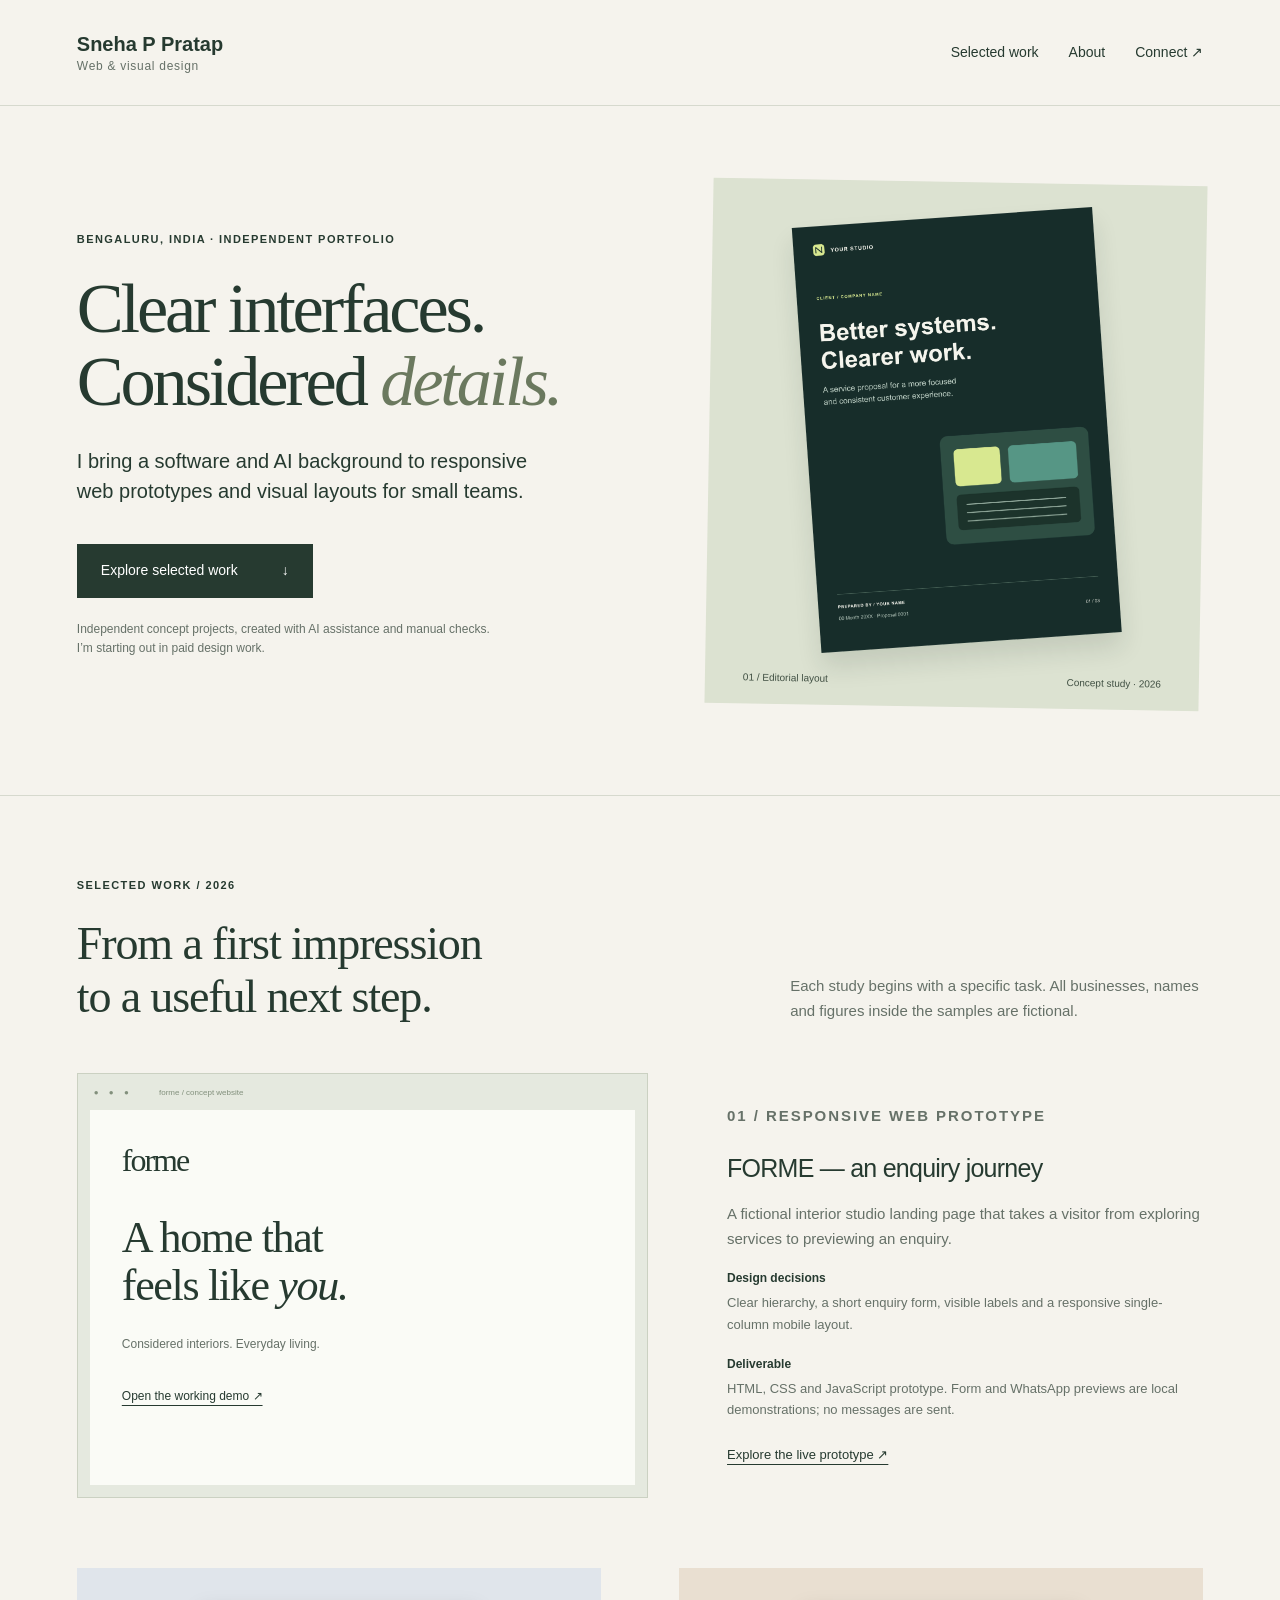
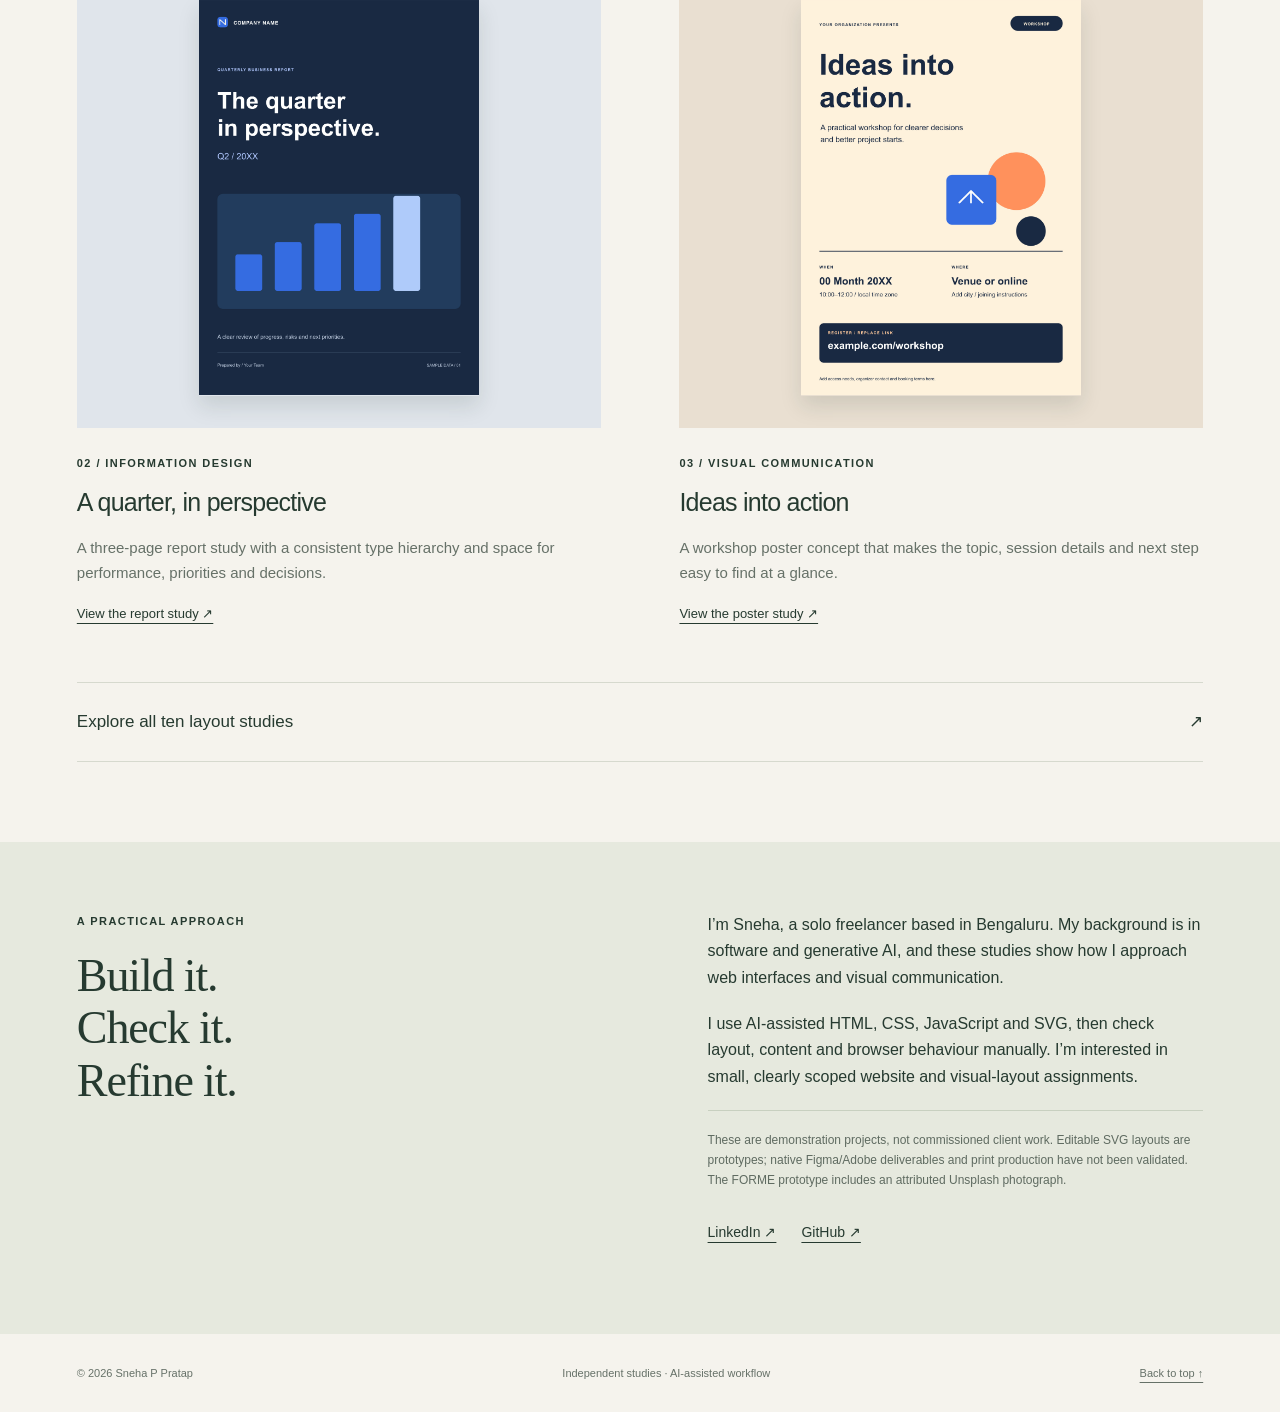
<file: index.html>
<!doctype html>
<html lang="en"><head><meta charset="utf-8"><meta name="viewport" content="width=device-width,initial-scale=1"><title>Sneha P Pratap | Web & visual design studies</title><meta name="description" content="Independent, AI-assisted web and visual design studies by Sneha P Pratap, Bengaluru."><link rel="stylesheet" href="style.css"><link rel="icon" href="data:image/svg+xml,%3Csvg xmlns='http://www.w3.org/2000/svg' viewBox='0 0 32 32'%3E%3Crect width='32' height='32' rx='8' fill='%232b3d34'/%3E%3Ctext x='8' y='24' fill='white' font-size='24' font-family='serif'%3ES%3C/text%3E%3C/svg%3E"></head><body>
<a class="skip" href="#work">Skip to selected work</a><header><a class="brand" href="#">Sneha P Pratap<span>Web & visual design</span></a><nav aria-label="Main"><a href="#work">Selected work</a><a href="#about">About</a><a href="https://www.linkedin.com/in/sneha-prem-pratap/">Connect ↗</a></nav></header>
<main><section class="hero"><div><p class="eyebrow">Bengaluru, India · Independent portfolio</p><h1>Clear interfaces.<br>Considered <em>details.</em></h1><p class="intro">I bring a software and AI background to responsive web prototypes and visual layouts for small teams.</p><a class="button" href="#work">Explore selected work <span>↓</span></a><p class="disclosure">Independent concept projects, created with AI assistance and manual checks. I’m starting out in paid design work.</p></div><div class="hero-art"><img src="design-studies/images/tpl-004-01-cover.jpg" alt="Studio service proposal cover: better systems, clearer work"><div class="caption"><span>01 / Editorial layout</span><span>Concept study · 2026</span></div></div></section>
<section id="work" class="work"><div class="section-heading"><p class="eyebrow">Selected work / 2026</p><h2>From a first impression<br>to a useful next step.</h2><p>Each study begins with a specific task. All businesses, names and figures inside the samples are fictional.</p></div>
<article class="featured"><div class="web-preview"><span class="browser-line">● ● ● <span>forme / concept website</span></span><div class="mini-site"><p>forme</p><h3>A home that<br>feels like <em>you.</em></h3><span>Considered interiors. Everyday living.</span><a href="forme/">Open the working demo ↗</a></div></div><div class="project-copy"><p class="eyebrow">01 / Responsive web prototype</p><h3>FORME — an enquiry journey</h3><p>A fictional interior studio landing page that takes a visitor from exploring services to previewing an enquiry.</p><dl><dt>Design decisions</dt><dd>Clear hierarchy, a short enquiry form, visible labels and a responsive single-column mobile layout.</dd><dt>Deliverable</dt><dd>HTML, CSS and JavaScript prototype. Form and WhatsApp previews are local demonstrations; no messages are sent.</dd></dl><a class="text-link" href="forme/">Explore the live prototype ↗</a></div></article>
<div class="project-grid"><article><a class="image-well blue" href="design-studies/#TPL-008"><img loading="lazy" src="design-studies/images/tpl-008-01-cover.jpg" alt="Quarterly report cover with a blue bar-chart illustration"></a><p class="eyebrow">02 / Information design</p><h3>A quarter, in perspective</h3><p>A three-page report study with a consistent type hierarchy and space for performance, priorities and decisions.</p><a class="text-link" href="design-studies/#TPL-008">View the report study ↗</a></article><article><a class="image-well warm" href="design-studies/#TPL-009"><img loading="lazy" src="design-studies/images/tpl-009-poster.jpg" alt="Ideas-to-action workshop poster layout"></a><p class="eyebrow">03 / Visual communication</p><h3>Ideas into action</h3><p>A workshop poster concept that makes the topic, session details and next step easy to find at a glance.</p><a class="text-link" href="design-studies/#TPL-009">View the poster study ↗</a></article></div>
<a class="collection-link" href="design-studies/">Explore all ten layout studies <span>↗</span></a></section>
<section class="about" id="about"><div><p class="eyebrow">A practical approach</p><h2>Build it.<br>Check it.<br>Refine it.</h2></div><div><p>I’m Sneha, a solo freelancer based in Bengaluru. My background is in software and generative AI, and these studies show how I approach web interfaces and visual communication.</p><p>I use AI-assisted HTML, CSS, JavaScript and SVG, then check layout, content and browser behaviour manually. I’m interested in small, clearly scoped website and visual-layout assignments.</p><p class="note">These are demonstration projects, not commissioned client work. Editable SVG layouts are prototypes; native Figma/Adobe deliverables and print production have not been validated. The FORME prototype includes an attributed Unsplash photograph.</p><div class="contact"><a href="https://www.linkedin.com/in/sneha-prem-pratap/">LinkedIn ↗</a><a href="https://github.com/snehaapratap">GitHub ↗</a></div></div></section></main><footer><span>© 2026 Sneha P Pratap</span><span>Independent studies · AI-assisted workflow</span><a href="#">Back to top ↑</a></footer></body></html>
</file>
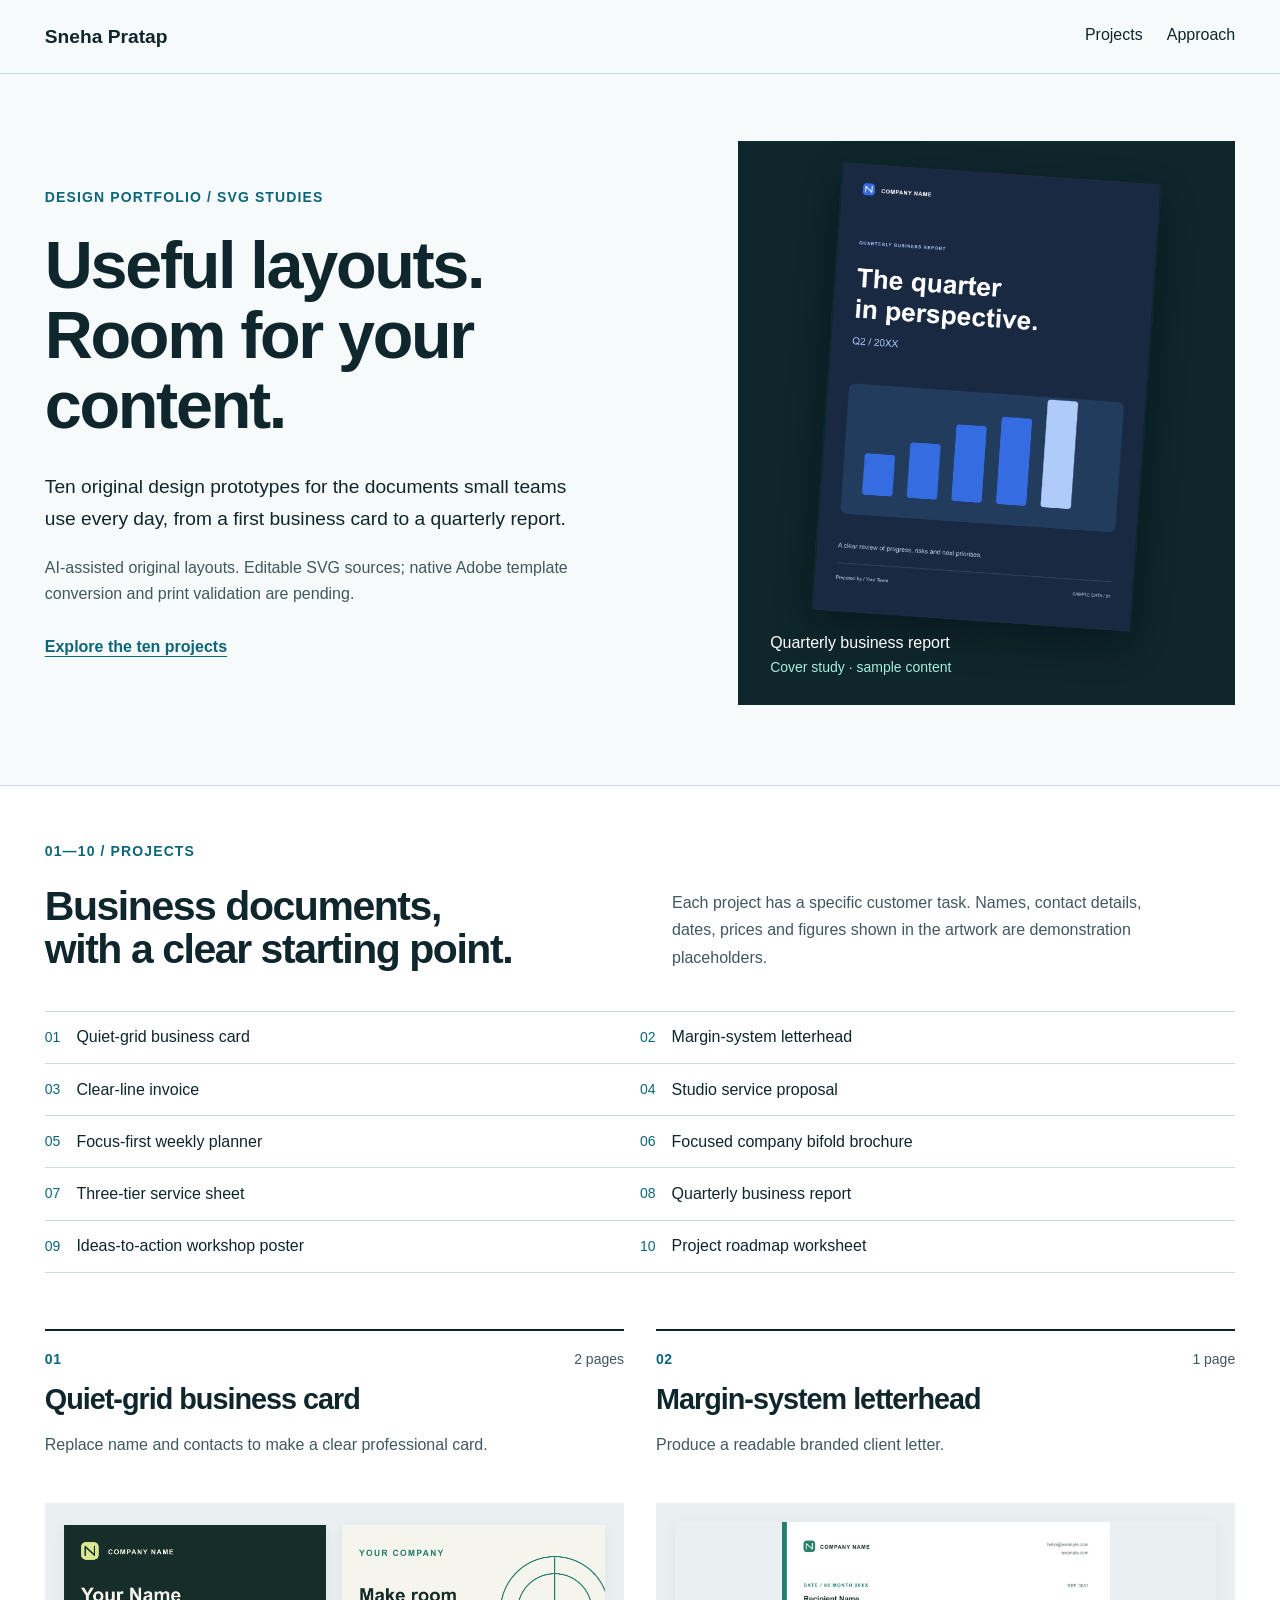
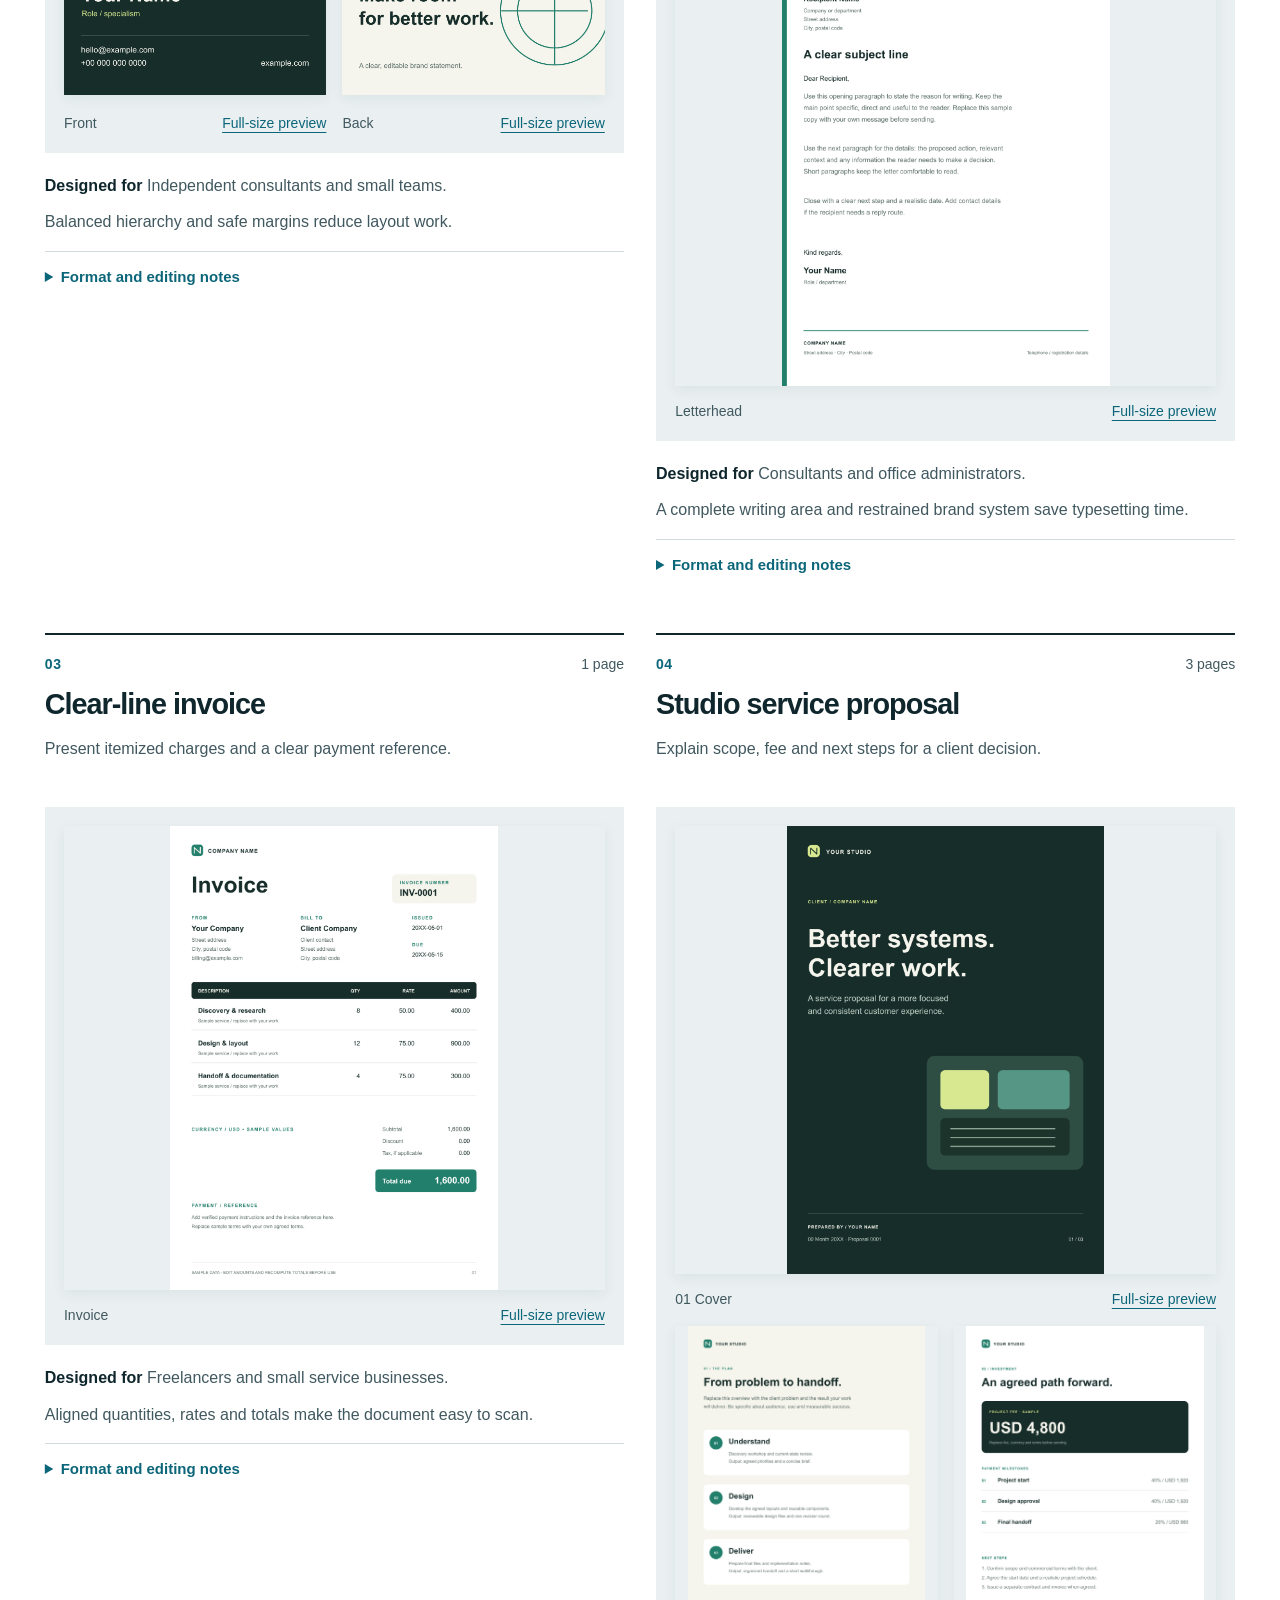
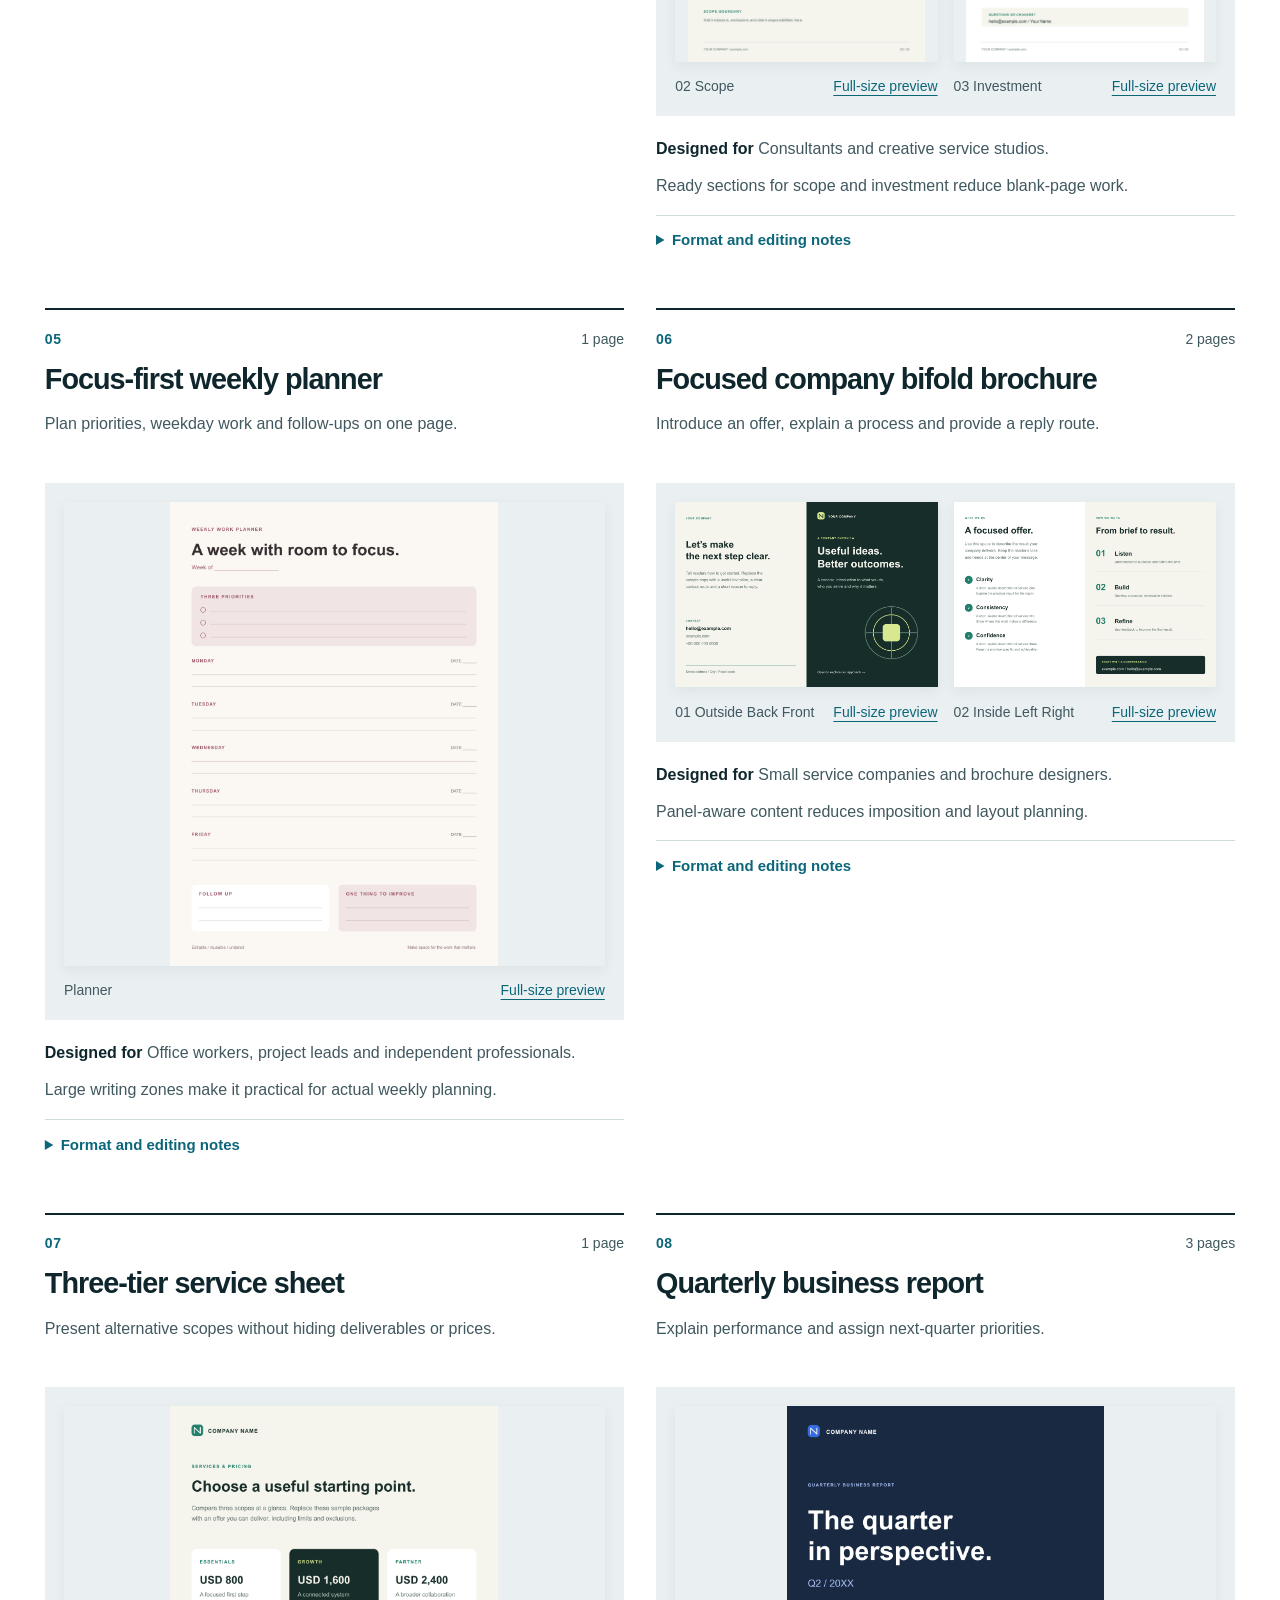
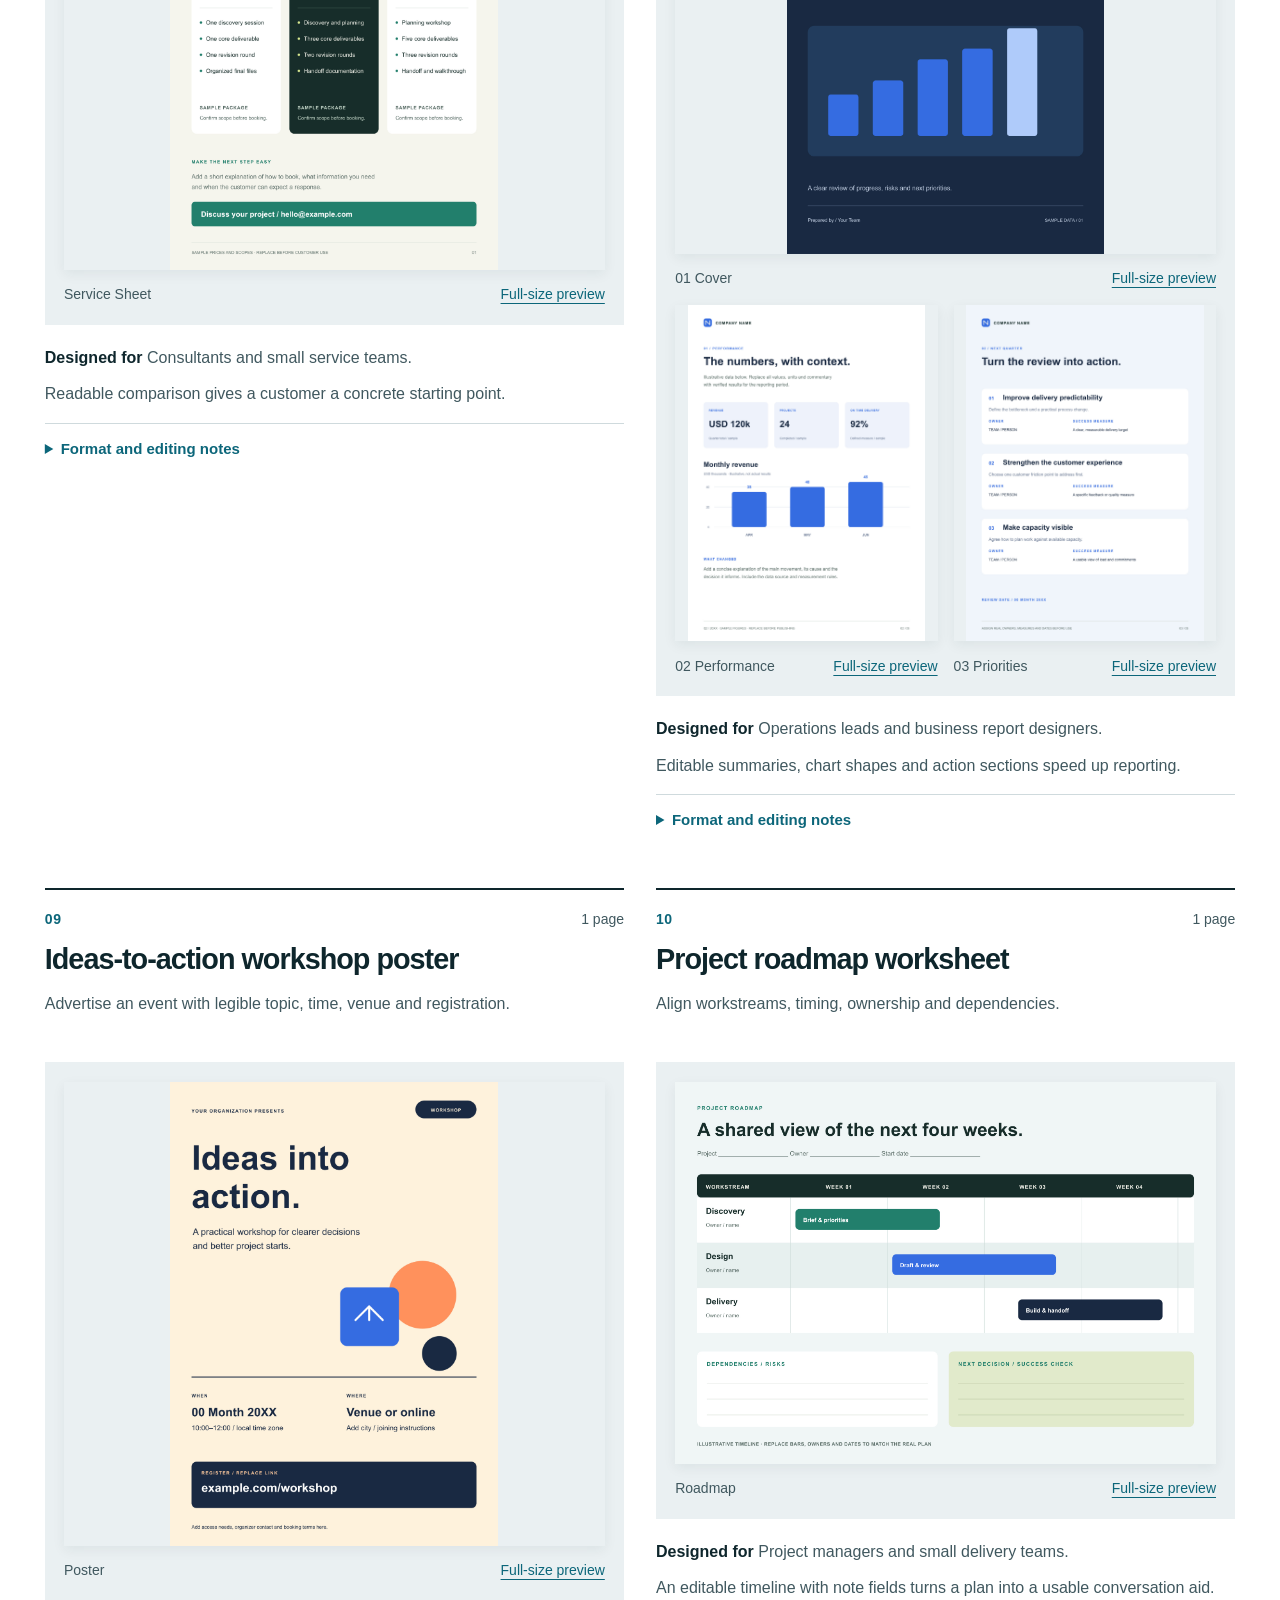
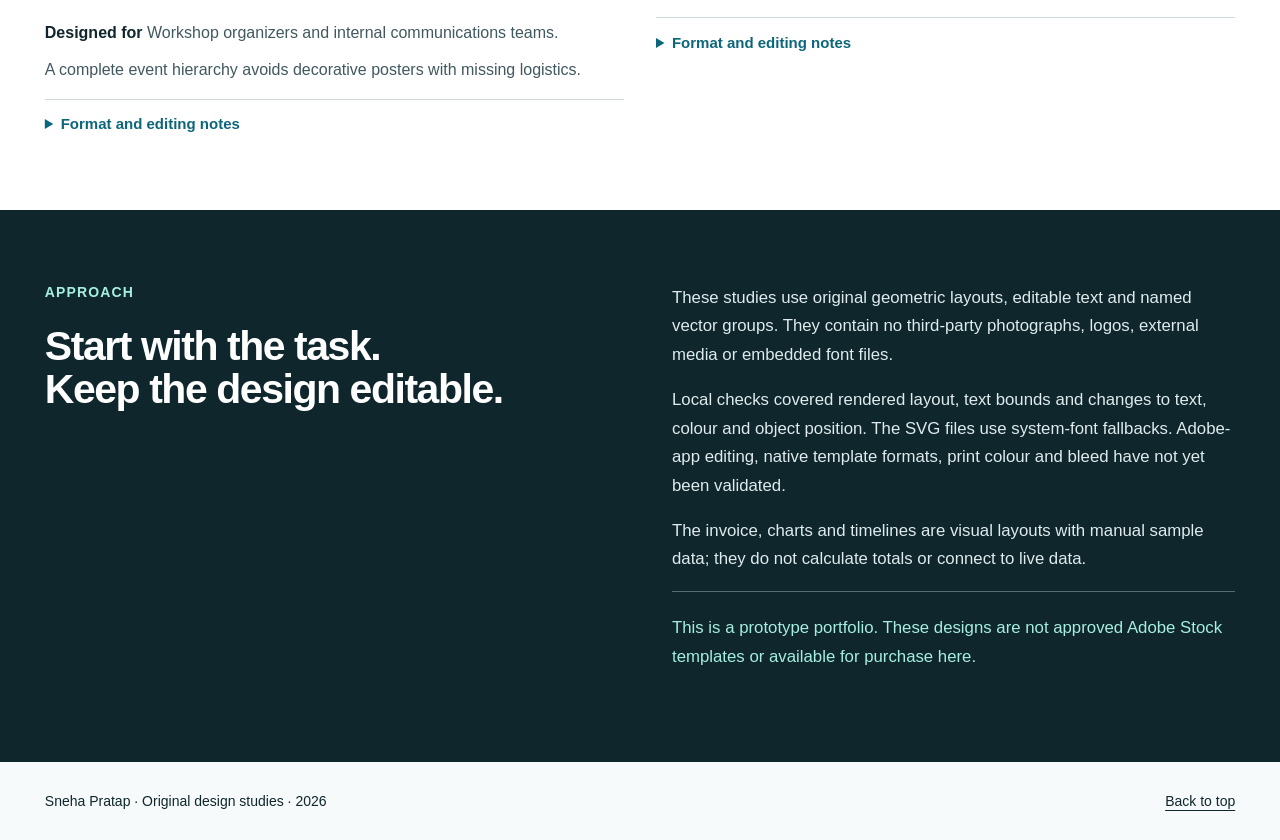
<file: design-studies/index.html>
<!doctype html>
<html lang="en"><head><meta charset="utf-8"><meta name="viewport" content="width=device-width,initial-scale=1"><meta name="description" content="Sneha Pratap's ten original AI-assisted SVG design prototypes for business documents. Native Adobe conversion remains pending."><title>Sneha Pratap — Design portfolio</title><link rel="icon" type="image/svg+xml" href="data:image/svg+xml,%3Csvg xmlns='http://www.w3.org/2000/svg' viewBox='0 0 32 32'%3E%3Crect width='32' height='32' rx='7' fill='%230E262C'/%3E%3Cpath d='M9 8h10v13H9zM14 13h10v13H14z' fill='none' stroke='%23A6EEE0' stroke-width='2'/%3E%3C/svg%3E"><link rel="stylesheet" href="styles.css"></head>
<body><a class="skip" href="#projects">Skip to projects</a><header class="masthead"><a class="name" href="#top">Sneha Pratap</a><nav aria-label="Main navigation"><a href="#projects">Projects</a><a href="#process">Approach</a></nav></header>
<main id="top"><section class="intro"><div class="intro-copy"><p class="eyebrow">Design portfolio / SVG studies</p><h1>Useful layouts.<br>Room for your content.</h1><p class="lead">Ten original design prototypes for the documents small teams use every day, from a first business card to a quarterly report.</p><p class="format-note">AI-assisted original layouts. Editable SVG sources; native Adobe template conversion and print validation are pending.</p><a class="text-link" href="#projects">Explore the ten projects</a></div><div class="intro-art"><img src="images/tpl-008-01-cover.jpg" width="2048" height="2897" alt="Quarterly business report cover prototype"><div class="art-caption">Quarterly business report<br><span>Cover study · sample content</span></div></div></section>
<section class="collection" id="projects"><div class="section-intro"><p class="eyebrow">01—10 / Projects</p><h2>Business documents,<br>with a clear starting point.</h2><p>Each project has a specific customer task. Names, contact details, dates, prices and figures shown in the artwork are demonstration placeholders.</p></div><nav class="project-nav" aria-label="Jump to a project"><a href="#TPL-001"><span>01</span>Quiet-grid business card</a><a href="#TPL-002"><span>02</span>Margin-system letterhead</a><a href="#TPL-003"><span>03</span>Clear-line invoice</a><a href="#TPL-004"><span>04</span>Studio service proposal</a><a href="#TPL-005"><span>05</span>Focus-first weekly planner</a><a href="#TPL-006"><span>06</span>Focused company bifold brochure</a><a href="#TPL-007"><span>07</span>Three-tier service sheet</a><a href="#TPL-008"><span>08</span>Quarterly business report</a><a href="#TPL-009"><span>09</span>Ideas-to-action workshop poster</a><a href="#TPL-010"><span>10</span>Project roadmap worksheet</a></nav><div class="projects-grid"><article id="TPL-001" class="project"><div class="project-heading"><p class="project-index">01 <span>2 pages</span></p><h3>Quiet-grid business card</h3><p>Replace name and contacts to make a clear professional card.</p></div><div class="artworks pages-2"><figure><a class="art-link" href="images/tpl-001-front.jpg" target="_blank" rel="noopener" aria-label="Open full-size preview: Quiet-grid business card — front"><img loading="lazy" src="images/tpl-001-front.jpg" width="2048" height="1325" alt="Quiet-grid business card — front"></a><figcaption>front <a href="images/tpl-001-front.jpg" target="_blank" rel="noopener" aria-label="View Quiet-grid business card — front at full size">Full-size preview</a></figcaption></figure><figure><a class="art-link" href="images/tpl-001-back.jpg" target="_blank" rel="noopener" aria-label="Open full-size preview: Quiet-grid business card — back"><img loading="lazy" src="images/tpl-001-back.jpg" width="2048" height="1325" alt="Quiet-grid business card — back"></a><figcaption>back <a href="images/tpl-001-back.jpg" target="_blank" rel="noopener" aria-label="View Quiet-grid business card — back at full size">Full-size preview</a></figcaption></figure></div><div class="project-use"><p><strong>Designed for</strong> Independent consultants and small teams.</p><p>Balanced hierarchy and safe margins reduce layout work.</p><details><summary>Format and editing notes</summary><p>Two-sided 85 × 55 mm business card. Editable SVG text and vector shapes.</p><p>Two separate faces. Finished-size prototypes only; add printer-specific bleed in the native app. The geometric brand mark is a replaceable placeholder, not a registered logo.</p></details></div></article><article id="TPL-002" class="project"><div class="project-heading"><p class="project-index">02 <span>1 page</span></p><h3>Margin-system letterhead</h3><p>Produce a readable branded client letter.</p></div><div class="artworks pages-1"><figure><a class="art-link" href="images/tpl-002-letterhead.jpg" target="_blank" rel="noopener" aria-label="Open full-size preview: Margin-system letterhead — letterhead"><img loading="lazy" src="images/tpl-002-letterhead.jpg" width="2048" height="2897" alt="Margin-system letterhead — letterhead"></a><figcaption>letterhead <a href="images/tpl-002-letterhead.jpg" target="_blank" rel="noopener" aria-label="View Margin-system letterhead — letterhead at full size">Full-size preview</a></figcaption></figure></div><div class="project-use"><p><strong>Designed for</strong> Consultants and office administrators.</p><p>A complete writing area and restrained brand system save typesetting time.</p><details><summary>Format and editing notes</summary><p>A4 portrait office correspondence. Editable SVG text and vector shapes.</p><p>Replace recipient, date, reference, body and footer. Writing-area copy is sample text. Printer-specific bleed may be needed for the edge strip.</p></details></div></article><article id="TPL-003" class="project"><div class="project-heading"><p class="project-index">03 <span>1 page</span></p><h3>Clear-line invoice</h3><p>Present itemized charges and a clear payment reference.</p></div><div class="artworks pages-1"><figure><a class="art-link" href="images/tpl-003-invoice.jpg" target="_blank" rel="noopener" aria-label="Open full-size preview: Clear-line invoice — invoice"><img loading="lazy" src="images/tpl-003-invoice.jpg" width="2048" height="2897" alt="Clear-line invoice — invoice"></a><figcaption>invoice <a href="images/tpl-003-invoice.jpg" target="_blank" rel="noopener" aria-label="View Clear-line invoice — invoice at full size">Full-size preview</a></figcaption></figure></div><div class="project-use"><p><strong>Designed for</strong> Freelancers and small service businesses.</p><p>Aligned quantities, rates and totals make the document easy to scan.</p><details><summary>Format and editing notes</summary><p>A4 invoice exported from a vector editor. Editable SVG text and vector shapes.</p><p>Manual visual layout, not accounting software: no formulas or automatic totals. Recompute figures after editing. Sample 8×50 + 12×75 + 4×75 = 1,600; discounts and tax are zero placeholders. Adapt currency, tax fields and business details to your actual requirements.</p></details></div></article><article id="TPL-004" class="project"><div class="project-heading"><p class="project-index">04 <span>3 pages</span></p><h3>Studio service proposal</h3><p>Explain scope, fee and next steps for a client decision.</p></div><div class="artworks pages-3"><figure><a class="art-link" href="images/tpl-004-01-cover.jpg" target="_blank" rel="noopener" aria-label="Open full-size preview: Studio service proposal — 01 cover"><img loading="lazy" src="images/tpl-004-01-cover.jpg" width="2048" height="2897" alt="Studio service proposal — 01 cover"></a><figcaption>01 cover <a href="images/tpl-004-01-cover.jpg" target="_blank" rel="noopener" aria-label="View Studio service proposal — 01 cover at full size">Full-size preview</a></figcaption></figure><figure><a class="art-link" href="images/tpl-004-02-scope.jpg" target="_blank" rel="noopener" aria-label="Open full-size preview: Studio service proposal — 02 scope"><img loading="lazy" src="images/tpl-004-02-scope.jpg" width="2048" height="2897" alt="Studio service proposal — 02 scope"></a><figcaption>02 scope <a href="images/tpl-004-02-scope.jpg" target="_blank" rel="noopener" aria-label="View Studio service proposal — 02 scope at full size">Full-size preview</a></figcaption></figure><figure><a class="art-link" href="images/tpl-004-03-investment.jpg" target="_blank" rel="noopener" aria-label="Open full-size preview: Studio service proposal — 03 investment"><img loading="lazy" src="images/tpl-004-03-investment.jpg" width="2048" height="2897" alt="Studio service proposal — 03 investment"></a><figcaption>03 investment <a href="images/tpl-004-03-investment.jpg" target="_blank" rel="noopener" aria-label="View Studio service proposal — 03 investment at full size">Full-size preview</a></figcaption></figure></div><div class="project-use"><p><strong>Designed for</strong> Consultants and creative service studios.</p><p>Ready sections for scope and investment reduce blank-page work.</p><details><summary>Format and editing notes</summary><p>Three-page A4 service proposal. Editable SVG text and vector shapes.</p><p>Sample scope and prices; not a signed contract. Replace the offer and boundaries with actual agreed facts. Milestone values total USD 4,800. Recompute after edits. Duplicate or expand pages in the eventual native application as needed.</p></details></div></article><article id="TPL-005" class="project"><div class="project-heading"><p class="project-index">05 <span>1 page</span></p><h3>Focus-first weekly planner</h3><p>Plan priorities, weekday work and follow-ups on one page.</p></div><div class="artworks pages-1"><figure><a class="art-link" href="images/tpl-005-planner.jpg" target="_blank" rel="noopener" aria-label="Open full-size preview: Focus-first weekly planner — planner"><img loading="lazy" src="images/tpl-005-planner.jpg" width="2048" height="2897" alt="Focus-first weekly planner — planner"></a><figcaption>planner <a href="images/tpl-005-planner.jpg" target="_blank" rel="noopener" aria-label="View Focus-first weekly planner — planner at full size">Full-size preview</a></figcaption></figure></div><div class="project-use"><p><strong>Designed for</strong> Office workers, project leads and independent professionals.</p><p>Large writing zones make it practical for actual weekly planning.</p><details><summary>Format and editing notes</summary><p>Reusable undated A4 print planner. Editable SVG text and vector shapes.</p><p>Undated weekday planner. Replace labels for personal workflows. Print at actual A4 size after checking the printer margin; no automatic scheduling or digital form fields.</p></details></div></article><article id="TPL-006" class="project"><div class="project-heading"><p class="project-index">06 <span>2 pages</span></p><h3>Focused company bifold brochure</h3><p>Introduce an offer, explain a process and provide a reply route.</p></div><div class="artworks pages-2"><figure><a class="art-link" href="images/tpl-006-01-outside-back-front.jpg" target="_blank" rel="noopener" aria-label="Open full-size preview: Focused company bifold brochure — 01 outside back front"><img loading="lazy" src="images/tpl-006-01-outside-back-front.jpg" width="2048" height="1448" alt="Focused company bifold brochure — 01 outside back front"></a><figcaption>01 outside back front <a href="images/tpl-006-01-outside-back-front.jpg" target="_blank" rel="noopener" aria-label="View Focused company bifold brochure — 01 outside back front at full size">Full-size preview</a></figcaption></figure><figure><a class="art-link" href="images/tpl-006-02-inside-left-right.jpg" target="_blank" rel="noopener" aria-label="Open full-size preview: Focused company bifold brochure — 02 inside left right"><img loading="lazy" src="images/tpl-006-02-inside-left-right.jpg" width="2048" height="1448" alt="Focused company bifold brochure — 02 inside left right"></a><figcaption>02 inside left right <a href="images/tpl-006-02-inside-left-right.jpg" target="_blank" rel="noopener" aria-label="View Focused company bifold brochure — 02 inside left right at full size">Full-size preview</a></figcaption></figure></div><div class="project-use"><p><strong>Designed for</strong> Small service companies and brochure designers.</p><p>Panel-aware content reduces imposition and layout planning.</p><details><summary>Format and editing notes</summary><p>A4 landscape bifold; two A5-size panels on each spread. Editable SVG text and vector shapes.</p><p>Outside: left = back, right = front. Inside: left and right reading panels. Fold center is x=561.5 in the viewBox, not a printed guide. Finished-size RGB spread; native conversion, bleed and duplex printer imposition must be checked before printing.</p></details></div></article><article id="TPL-007" class="project"><div class="project-heading"><p class="project-index">07 <span>1 page</span></p><h3>Three-tier service sheet</h3><p>Present alternative scopes without hiding deliverables or prices.</p></div><div class="artworks pages-1"><figure><a class="art-link" href="images/tpl-007-service-sheet.jpg" target="_blank" rel="noopener" aria-label="Open full-size preview: Three-tier service sheet — service sheet"><img loading="lazy" src="images/tpl-007-service-sheet.jpg" width="2048" height="2897" alt="Three-tier service sheet — service sheet"></a><figcaption>service sheet <a href="images/tpl-007-service-sheet.jpg" target="_blank" rel="noopener" aria-label="View Three-tier service sheet — service sheet at full size">Full-size preview</a></figcaption></figure></div><div class="project-use"><p><strong>Designed for</strong> Consultants and small service teams.</p><p>Readable comparison gives a customer a concrete starting point.</p><details><summary>Format and editing notes</summary><p>A4 one-page sales and services sheet. Editable SVG text and vector shapes.</p><p>Sample packages and prices, not a verified market offer. Replace scope, prices, revision limits, terms and contact. Avoid promising availability or outcomes you cannot deliver.</p></details></div></article><article id="TPL-008" class="project"><div class="project-heading"><p class="project-index">08 <span>3 pages</span></p><h3>Quarterly business report</h3><p>Explain performance and assign next-quarter priorities.</p></div><div class="artworks pages-3"><figure><a class="art-link" href="images/tpl-008-01-cover.jpg" target="_blank" rel="noopener" aria-label="Open full-size preview: Quarterly business report — 01 cover"><img loading="lazy" src="images/tpl-008-01-cover.jpg" width="2048" height="2897" alt="Quarterly business report — 01 cover"></a><figcaption>01 cover <a href="images/tpl-008-01-cover.jpg" target="_blank" rel="noopener" aria-label="View Quarterly business report — 01 cover at full size">Full-size preview</a></figcaption></figure><figure><a class="art-link" href="images/tpl-008-02-performance.jpg" target="_blank" rel="noopener" aria-label="Open full-size preview: Quarterly business report — 02 performance"><img loading="lazy" src="images/tpl-008-02-performance.jpg" width="2048" height="2897" alt="Quarterly business report — 02 performance"></a><figcaption>02 performance <a href="images/tpl-008-02-performance.jpg" target="_blank" rel="noopener" aria-label="View Quarterly business report — 02 performance at full size">Full-size preview</a></figcaption></figure><figure><a class="art-link" href="images/tpl-008-03-priorities.jpg" target="_blank" rel="noopener" aria-label="Open full-size preview: Quarterly business report — 03 priorities"><img loading="lazy" src="images/tpl-008-03-priorities.jpg" width="2048" height="2897" alt="Quarterly business report — 03 priorities"></a><figcaption>03 priorities <a href="images/tpl-008-03-priorities.jpg" target="_blank" rel="noopener" aria-label="View Quarterly business report — 03 priorities at full size">Full-size preview</a></figcaption></figure></div><div class="project-use"><p><strong>Designed for</strong> Operations leads and business report designers.</p><p>Editable summaries, chart shapes and action sections speed up reporting.</p><details><summary>Format and editing notes</summary><p>Three-page A4 editorial report. Editable SVG text and vector shapes.</p><p>All numbers are sample data. Chart bars are editable rectangles, not linked to a spreadsheet. Revenue bar values 35 + 40 + 45 = 120 (USD thousands). Update both numbers and chart geometry together. Cover bars are decorative only. Add actual sources and measurement definitions.</p></details></div></article><article id="TPL-009" class="project"><div class="project-heading"><p class="project-index">09 <span>1 page</span></p><h3>Ideas-to-action workshop poster</h3><p>Advertise an event with legible topic, time, venue and registration.</p></div><div class="artworks pages-1"><figure><a class="art-link" href="images/tpl-009-poster.jpg" target="_blank" rel="noopener" aria-label="Open full-size preview: Ideas-to-action workshop poster — poster"><img loading="lazy" src="images/tpl-009-poster.jpg" width="2048" height="2897" alt="Ideas-to-action workshop poster — poster"></a><figcaption>poster <a href="images/tpl-009-poster.jpg" target="_blank" rel="noopener" aria-label="View Ideas-to-action workshop poster — poster at full size">Full-size preview</a></figcaption></figure></div><div class="project-use"><p><strong>Designed for</strong> Workshop organizers and internal communications teams.</p><p>A complete event hierarchy avoids decorative posters with missing logistics.</p><details><summary>Format and editing notes</summary><p>A3 portrait poster. Editable SVG text and vector shapes.</p><p>Placeholder event; no actual workshop is being promoted. Replace topic, date, time zone, venue and URL. No QR code is included because a verified destination is not yet available. Check print readability and native CMYK conversion before production.</p></details></div></article><article id="TPL-010" class="project"><div class="project-heading"><p class="project-index">10 <span>1 page</span></p><h3>Project roadmap worksheet</h3><p>Align workstreams, timing, ownership and dependencies.</p></div><div class="artworks pages-1"><figure><a class="art-link" href="images/tpl-010-roadmap.jpg" target="_blank" rel="noopener" aria-label="Open full-size preview: Project roadmap worksheet — roadmap"><img loading="lazy" src="images/tpl-010-roadmap.jpg" width="2048" height="1448" alt="Project roadmap worksheet — roadmap"></a><figcaption>roadmap <a href="images/tpl-010-roadmap.jpg" target="_blank" rel="noopener" aria-label="View Project roadmap worksheet — roadmap at full size">Full-size preview</a></figcaption></figure></div><div class="project-use"><p><strong>Designed for</strong> Project managers and small delivery teams.</p><p>An editable timeline with note fields turns a plan into a usable conversation aid.</p><details><summary>Format and editing notes</summary><p>A4 landscape four-week planning sheet. Editable SVG text and vector shapes.</p><p>Sample timeline, not an actual commitment. Bars are editable vector rectangles; no linked dates or scheduling formulas. Move and resize bars against the week grid, then update text and owners. Use notes for actual dependencies and decisions.</p></details></div></article></div></section>
<section class="process" id="process"><div><p class="eyebrow">Approach</p><h2>Start with the task.<br>Keep the design editable.</h2></div><div class="process-copy"><p>These studies use original geometric layouts, editable text and named vector groups. They contain no third-party photographs, logos, external media or embedded font files.</p><p>Local checks covered rendered layout, text bounds and changes to text, colour and object position. The SVG files use system-font fallbacks. Adobe-app editing, native template formats, print colour and bleed have not yet been validated.</p><p>The invoice, charts and timelines are visual layouts with manual sample data; they do not calculate totals or connect to live data.</p><p class="plain-note">This is a prototype portfolio. These designs are not approved Adobe Stock templates or available for purchase here.</p></div></section></main><footer><span>Sneha Pratap · Original design studies · 2026</span><a href="#top">Back to top</a></footer></body></html>
</file>
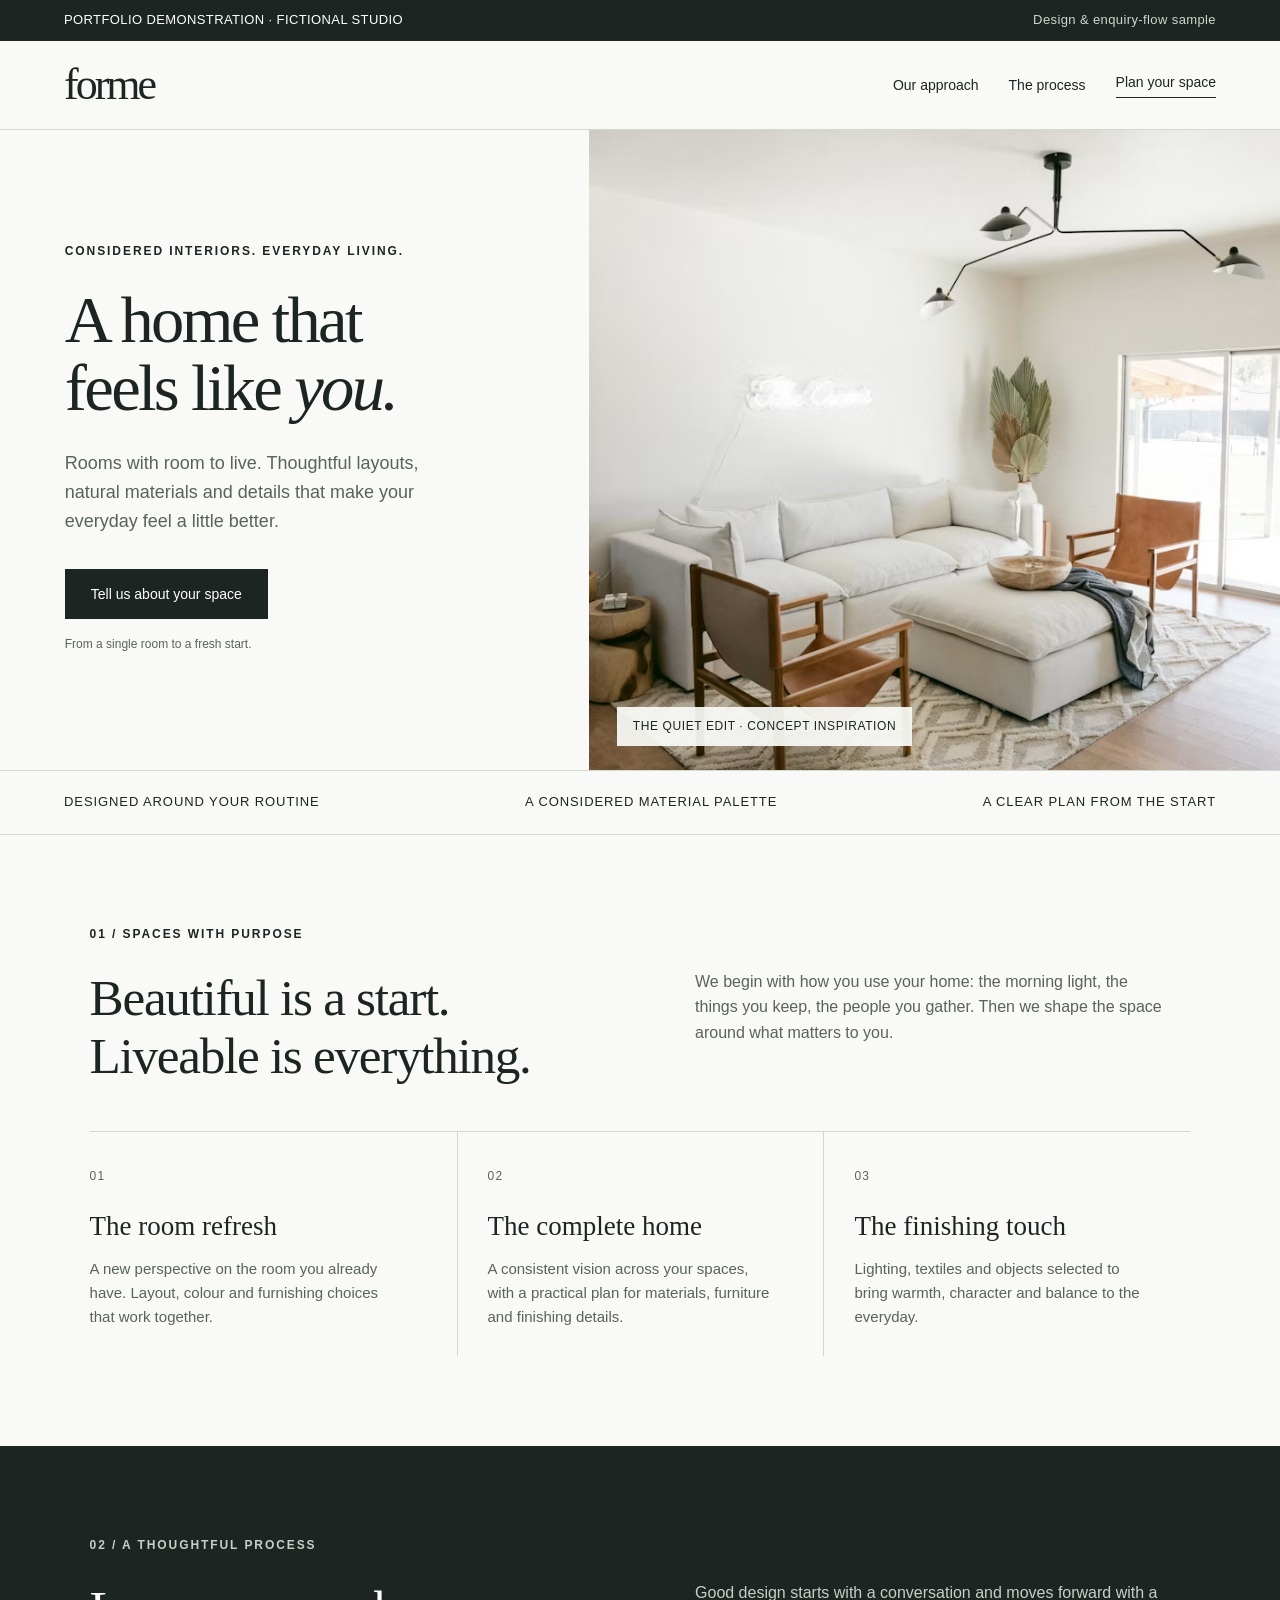
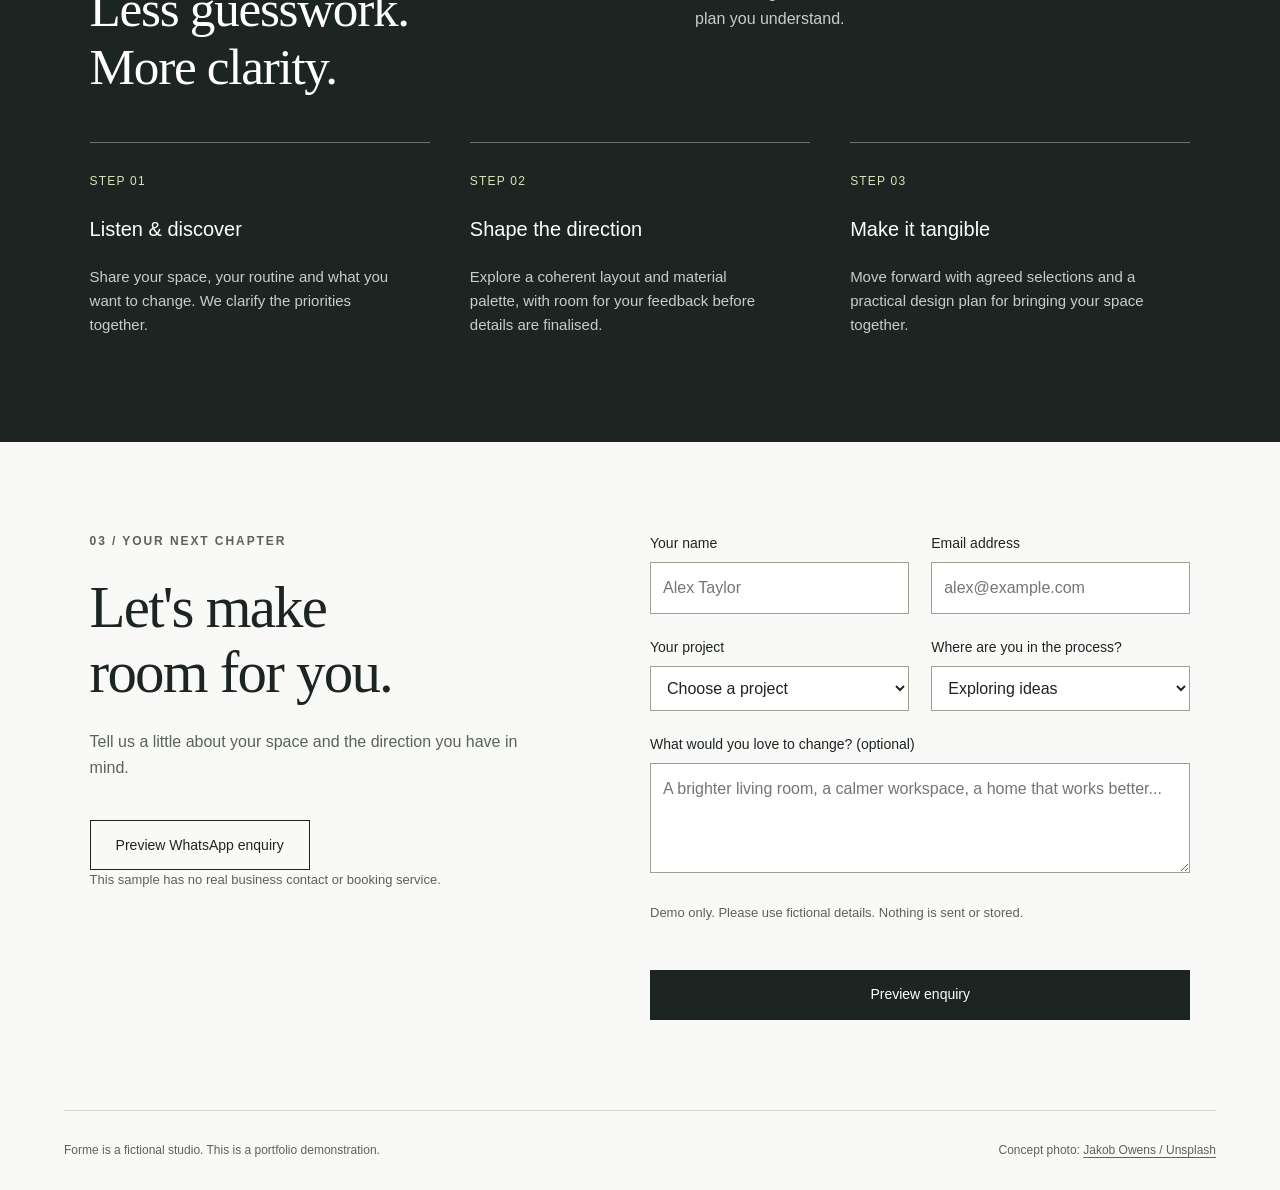
<file: forme/index.html>
<!doctype html>
<html lang="en"><head><meta charset="utf-8"><meta name="viewport" content="width=device-width,initial-scale=1"><title>Forme — Interior studio · Demonstration</title><meta name="description" content="A fictional interior design studio landing page demonstrating responsive design and an enquiry flow."><link rel="icon" type="image/svg+xml" href="data:image/svg+xml,%3Csvg xmlns='http://www.w3.org/2000/svg' viewBox='0 0 32 32'%3E%3Crect width='32' height='32' fill='%231d2522'/%3E%3Cpath d='M10 24V8h13M10 15h10' fill='none' stroke='white' stroke-width='3'/%3E%3C/svg%3E"><style>
:root{--ink:#1d2522;--paper:#f9faf7;--muted:#59625c;--line:#d2d8ce;--accent:#d6e4be}*{box-sizing:border-box}html{scroll-behavior:smooth}body{margin:0;color:var(--ink);background:var(--paper);font:16px/1.6 -apple-system,BlinkMacSystemFont,"Segoe UI",sans-serif}a{color:inherit}button,input,select,textarea{font:inherit}button,a,input,select,textarea{outline-offset:5px}button,a{-webkit-tap-highlight-color:transparent}button{cursor:pointer}.demo{background:var(--ink);color:#fff;padding:10px 5%;font-size:13px;letter-spacing:.03em;display:flex;justify-content:space-between;gap:12px}.demo span:last-child{color:#ced6cf}header{display:flex;align-items:center;justify-content:space-between;padding:22px 5%;border-bottom:1px solid var(--line)}.logo{text-decoration:none;font:44px/1 Georgia,serif;letter-spacing:-3px}.logo sup{font:11px sans-serif;letter-spacing:0;margin-left:4px}nav{display:flex;align-items:center;gap:30px}nav a{text-decoration:none;font-size:14px}.nav-cta{border-bottom:1px solid;padding-bottom:4px}.hero{display:grid;grid-template-columns:46% 54%;min-height:640px}.hero-copy{padding:75px 11% 66px;display:flex;flex-direction:column;justify-content:center}.eyebrow{font-size:12px;font-weight:600;text-transform:uppercase;letter-spacing:.16em;margin:0 0 25px}.hero h1{font:clamp(48px,5.2vw,82px)/1.02 Georgia,serif;font-weight:400;letter-spacing:-.04em;margin:0 0 27px}.hero h1 em{font-weight:400}.intro{max-width:390px;color:var(--muted);font-size:18px;margin:0 0 34px}.button{display:inline-flex;justify-content:center;align-items:center;min-height:50px;padding:13px 25px;border:1px solid var(--ink);background:var(--ink);color:#fff;text-decoration:none;font-size:14px;line-height:1.4}.button:hover{background:#39463e}.light{background:transparent;color:var(--ink)}.light:hover{background:#e6eadf}.hero figure{margin:0;position:relative;min-height:640px;overflow:hidden}.hero img{width:100%;height:100%;position:absolute;object-fit:cover;object-position:center}.image-label{position:absolute;left:28px;bottom:24px;background:rgba(249,250,247,.93);padding:10px 16px;font-size:12px;letter-spacing:.05em}.hero-note{font-size:12px;color:var(--muted);margin-top:16px}.strip{border-top:1px solid var(--line);border-bottom:1px solid var(--line);padding:21px 5%;display:flex;justify-content:space-between;gap:20px;font-size:13px;letter-spacing:.07em;text-transform:uppercase}.section{padding:90px 7%}.section-head{display:grid;grid-template-columns:1fr 1fr;gap:10%;margin-bottom:46px}.section-head h2{font:clamp(35px,4vw,54px)/1.13 Georgia,serif;font-weight:400;letter-spacing:-.025em;margin:0}.section-head p{color:var(--muted);max-width:470px;margin:0}.services{display:grid;grid-template-columns:repeat(3,1fr);border-top:1px solid var(--line)}.service{padding:30px 30px 12px 0}.service+.service{border-left:1px solid var(--line);padding-left:30px}.number{font-size:12px;color:var(--muted);letter-spacing:.1em}.service h3{font:27px Georgia,serif;font-weight:400;margin:24px 0 15px}.service p{color:var(--muted);font-size:15px;max-width:290px}.process{background:var(--ink);color:#fff}.process .eyebrow,.process .section-head p{color:#c6cfc6}.steps{display:grid;grid-template-columns:repeat(3,1fr);gap:40px}.step{border-top:1px solid #687268;padding-top:24px}.step .number{color:var(--accent)}.step h3{font-size:20px;font-weight:500}.step p{font-size:15px;color:#c6cfc6;max-width:300px}.brief{display:grid;grid-template-columns:1fr 1.2fr;gap:10%}.brief h2{font:clamp(38px,4.6vw,62px)/1.1 Georgia,serif;margin:0 0 24px;font-weight:400;letter-spacing:-.03em}.brief p{color:var(--muted)}.brief .button{margin-top:24px}form{display:grid;grid-template-columns:1fr 1fr;gap:22px}label{display:block;font-size:14px;margin-bottom:8px}input,select,textarea{border:1px solid #98a394;background:#fff;border-radius:0;padding:12px;width:100%;color:var(--ink)}textarea{min-height:110px;resize:vertical}.full{grid-column:1/-1}.notice{font-size:13px!important;margin:0}.success{background:var(--accent);padding:18px;margin:0;color:var(--ink)!important}footer{margin:0 5%;padding:30px 0;border-top:1px solid var(--line);display:flex;justify-content:space-between;gap:25px;font-size:12px;color:var(--muted)}footer a{text-underline-offset:3px}dialog{border:1px solid var(--line);max-width:500px;padding:35px;background:var(--paper);color:var(--ink)}dialog::backdrop{background:#0008}dialog h2{font:32px Georgia,serif;margin-top:0}dialog .message{border-left:3px solid var(--ink);padding-left:18px}dialog p{font-size:15px}.skip{position:absolute;left:10px;top:-100px;z-index:10;background:white;padding:15px}.skip:focus{top:10px}@media(max-width:760px){.demo{font-size:11px}.demo span:last-child{display:none}header{padding:20px 6%}.logo{font-size:38px}nav{gap:20px}nav a{font-size:13px}nav a:first-child{display:none}.hero{grid-template-columns:1fr}.hero-copy{padding:55px 7% 45px}.hero h1{font-size:58px;max-width:500px}.intro{font-size:17px}.hero figure{min-height:410px}.strip{flex-direction:column;gap:10px;padding:22px 7%}.section{padding:62px 7%}.section-head,.brief{grid-template-columns:1fr;gap:25px}.section-head h2{font-size:39px}.services,.steps{grid-template-columns:1fr;gap:12px}.service{padding:24px 0 12px}.service+.service{padding:24px 0 12px;border-left:0;border-top:1px solid var(--line)}.service h3{margin:12px 0}.service p,.step p{max-width:none}.brief{gap:40px}.brief h2{font-size:48px}form{gap:18px}footer{flex-direction:column;gap:10px}dialog{max-width:calc(100% - 28px);padding:25px}}@media(prefers-reduced-motion:reduce){html{scroll-behavior:auto}}
</style></head><body><a class="skip" href="#main">Skip to content</a><div class="demo"><span>PORTFOLIO DEMONSTRATION · FICTIONAL STUDIO</span><span>Design & enquiry-flow sample</span></div><header><a class="logo" href="#" aria-label="Forme home">forme</a><nav aria-label="Main navigation"><a href="#spaces">Our approach</a><a href="#process">The process</a><a href="#brief" class="nav-cta">Plan your space</a></nav></header><main id="main"><section class="hero"><div class="hero-copy"><p class="eyebrow">Considered interiors. Everyday living.</p><h1>A home that<br>feels like <em>you.</em></h1><p class="intro">Rooms with room to live. Thoughtful layouts, natural materials and details that make your everyday feel a little better.</p><div><a class="button" href="#brief">Tell us about your space</a></div><p class="hero-note">From a single room to a fresh start.</p></div><figure><img src="interior.avif" alt="Light-filled living room with a white sofa, woven chair and natural textures" fetchpriority="high"><figcaption class="image-label">THE QUIET EDIT · CONCEPT INSPIRATION</figcaption></figure></section><div class="strip"><span>Designed around your routine</span><span>A considered material palette</span><span>A clear plan from the start</span></div><section class="section" id="spaces"><p class="eyebrow">01 / Spaces with purpose</p><div class="section-head"><h2>Beautiful is a start.<br>Liveable is everything.</h2><p>We begin with how you use your home: the morning light, the things you keep, the people you gather. Then we shape the space around what matters to you.</p></div><div class="services"><article class="service"><span class="number">01</span><h3>The room refresh</h3><p>A new perspective on the room you already have. Layout, colour and furnishing choices that work together.</p></article><article class="service"><span class="number">02</span><h3>The complete home</h3><p>A consistent vision across your spaces, with a practical plan for materials, furniture and finishing details.</p></article><article class="service"><span class="number">03</span><h3>The finishing touch</h3><p>Lighting, textiles and objects selected to bring warmth, character and balance to the everyday.</p></article></div></section><section class="section process" id="process"><p class="eyebrow">02 / A thoughtful process</p><div class="section-head"><h2>Less guesswork.<br>More clarity.</h2><p>Good design starts with a conversation and moves forward with a plan you understand.</p></div><div class="steps"><article class="step"><span class="number">STEP 01</span><h3>Listen & discover</h3><p>Share your space, your routine and what you want to change. We clarify the priorities together.</p></article><article class="step"><span class="number">STEP 02</span><h3>Shape the direction</h3><p>Explore a coherent layout and material palette, with room for your feedback before details are finalised.</p></article><article class="step"><span class="number">STEP 03</span><h3>Make it tangible</h3><p>Move forward with agreed selections and a practical design plan for bringing your space together.</p></article></div></section><section class="section brief" id="brief"><div><p class="eyebrow">03 / Your next chapter</p><h2>Let's make<br>room for you.</h2><p>Tell us a little about your space and the direction you have in mind.</p><button class="button light" id="whatsapp" type="button">Preview WhatsApp enquiry</button><p class="notice">This sample has no real business contact or booking service.</p></div><form id="enquiry"><div><label for="name">Your name</label><input id="name" name="name" autocomplete="name" required maxlength="100" placeholder="Alex Taylor"></div><div><label for="email">Email address</label><input id="email" name="email" type="email" autocomplete="email" required placeholder="alex@example.com"></div><div><label for="project">Your project</label><select id="project" name="project" required><option value="">Choose a project</option><option>A room refresh</option><option>A complete home</option><option>The finishing touches</option></select></div><div><label for="stage">Where are you in the process?</label><select id="stage" name="stage"><option>Exploring ideas</option><option>Planning a project</option><option>Ready to discuss</option></select></div><div class="full"><label for="details">What would you love to change? (optional)</label><textarea id="details" maxlength="2000" placeholder="A brighter living room, a calmer workspace, a home that works better..."></textarea></div><p class="full notice">Demo only. Please use fictional details. Nothing is sent or stored.</p><button class="button full" type="submit">Preview enquiry</button><p class="full success" id="result" role="status" hidden></p></form></section></main><footer><span>Forme is a fictional studio. This is a portfolio demonstration.</span><span>Concept photo: <a href="https://unsplash.com/photos/white-sofa-near-brown-wooden-chair-nQBc6clG3X4" target="_blank" rel="noopener">Jakob Owens / Unsplash</a></span></footer><dialog id="wa-dialog"><h2>A conversation starts here.</h2><p>This is the message a live WhatsApp button could prepare:</p><p class="message">Hello, I’d like to discuss an interior design project. Could you tell me about your process and availability?</p><p>Demo only: no WhatsApp account is connected and no message will be sent.</p><form method="dialog"><button class="button" autofocus>Close preview</button></form></dialog><script>
document.querySelector('#enquiry').addEventListener('submit',e=>{e.preventDefault();const r=document.querySelector('#result');r.textContent='Enquiry preview complete. Your details passed validation. This is a demo: nothing was sent or stored.';r.hidden=false;r.scrollIntoView({behavior:matchMedia('(prefers-reduced-motion: reduce)').matches?'instant':'smooth',block:'nearest'});});document.querySelector('#whatsapp').addEventListener('click',()=>document.querySelector('#wa-dialog').showModal());
</script></body></html>
</file>
<file: style.css>
:root{--paper:#f5f3ed;--ink:#263a30;--muted:#667168;--line:#d6d9ce;--accent:#dce3c9}*{box-sizing:border-box}html{scroll-behavior:smooth;scroll-padding-top:30px}body{margin:0;background:var(--paper);color:var(--ink);font:16px/1.65 -apple-system,BlinkMacSystemFont,"Segoe UI",sans-serif}a{color:inherit;text-underline-offset:5px}a:focus-visible{outline:3px solid #79641b;outline-offset:6px}.skip{position:absolute;top:-100px}.skip:focus{top:10px;background:white;padding:15px;z-index:3}header{padding:30px 6%;display:flex;align-items:center;justify-content:space-between;border-bottom:1px solid var(--line)}.brand{text-decoration:none;font-size:20px;font-weight:650;line-height:1.4}.brand span{display:block;font-size:12px;font-weight:400;color:var(--muted);letter-spacing:.06em}nav{display:flex;gap:30px;font-size:14px}nav a{text-decoration:none}main{max-width:1600px;margin:auto}.hero{display:grid;grid-template-columns:1.12fr 1fr;gap:7%;align-items:center;padding:76px 6% 88px}.eyebrow{font-size:11px;letter-spacing:.13em;text-transform:uppercase;font-weight:650;margin:0 0 24px}h1{font:clamp(44px,5.5vw,82px)/1.04 Georgia,serif;letter-spacing:-.045em;margin:0 0 28px;font-weight:400}h1 em{font-weight:400;color:#6b795f}.intro{max-width:470px;font-size:20px;line-height:1.5}.button{display:inline-flex;gap:44px;padding:15px 24px;background:var(--ink);color:white;text-decoration:none;margin:18px 0 22px;font-size:14px}.button:hover{background:#455848}.disclosure{font-size:12px;color:var(--muted);max-width:430px;margin:0}.hero-art{background:#dce2d1;padding:35px 38px 18px;transform:rotate(1deg)}.hero-art img{display:block;width:72%;max-height:470px;object-fit:contain;margin:auto;box-shadow:0 15px 25px #172d251f;transform:rotate(-5deg)}.caption{display:flex;justify-content:space-between;gap:12px;margin-top:30px;font-size:10px;color:#415043}.work{padding:80px 6%;border-top:1px solid var(--line)}.section-heading{display:grid;grid-template-columns:1.4fr 1fr;gap:0 12%;align-items:end;margin-bottom:50px}.section-heading .eyebrow{grid-column:1/-1}h2{font:clamp(34px,3.6vw,52px)/1.14 Georgia,serif;letter-spacing:-.025em;margin:0;font-weight:400}.section-heading>p:last-child{margin:0;color:var(--muted);font-size:15px}.featured{display:grid;grid-template-columns:1.2fr 1fr;gap:7%;align-items:center}.web-preview{background:#e5e9df;border:1px solid #cbd1c2;padding:12px}.browser-line{font-size:8px;letter-spacing:4px;display:block;color:#82907c;padding:0 4px 10px}.browser-line>span{letter-spacing:0;margin-left:20px}.mini-site{padding:32px;background:#fafbf6;min-height:375px}.mini-site>p{font:32px Georgia,serif;letter-spacing:-2px;margin:0 0 35px}.mini-site h3{font:44px/1.1 Georgia,serif;font-weight:400;letter-spacing:-.03em;margin:0 0 20px}.mini-site>span{font-size:12px;color:var(--muted)}.mini-site a{display:block;margin-top:30px;font-size:12px}.project-copy h3,.project-grid h3{font-weight:500;font-size:25px;line-height:1.25;letter-spacing:-.03em;margin:0 0 18px}.project-copy p,.project-grid p:not(.eyebrow){color:var(--muted);font-size:15px}dt{font-size:12px;font-weight:650;margin-top:18px}dd{font-size:13px;color:var(--muted);margin:3px 0 20px}.text-link{font-size:13px}.project-grid{display:grid;grid-template-columns:1fr 1fr;gap:7%;margin-top:70px}.image-well{display:block;padding:32px;height:460px;background:#e0e5eb;margin-bottom:26px}.image-well img{display:block;height:100%;max-width:100%;object-fit:contain;margin:auto;box-shadow:0 10px 20px #172d2520}.warm{background:#e9dfd1}.project-grid .eyebrow{margin-bottom:15px}.collection-link{display:flex;justify-content:space-between;font-size:17px;text-decoration:none;padding:25px 0;border-top:1px solid var(--line);border-bottom:1px solid var(--line);margin-top:55px}.about{padding:70px 6% 90px;background:#e6e9de;display:grid;grid-template-columns:1fr 1fr;gap:12%}.about p{margin:0 0 20px}.about .note{font-size:12px;color:#5f6b61;border-top:1px solid #c8d0c0;padding-top:20px}.contact{display:flex;gap:25px;font-size:14px;margin-top:30px}footer{display:flex;justify-content:space-between;gap:20px;padding:30px 6%;font-size:11px;color:var(--muted)}@media(max-width:760px){header{padding:22px 6%}nav{gap:17px;font-size:12px}nav a:last-child{display:none}.hero{grid-template-columns:1fr;padding:50px 6%;gap:40px}h1{font-size:52px}.intro{font-size:18px}.hero-art{max-width:450px;width:100%;margin:auto;transform:none}.hero-art img{max-height:340px}.work{padding:50px 6%}.section-heading,.featured,.project-grid,.about{grid-template-columns:1fr;gap:25px}.section-heading>p:last-child{margin-top:20px}.featured{gap:32px}.project-grid{gap:40px;margin-top:45px}.image-well{height:390px}.about{padding:50px 6%}.about h2 br{display:none}.about h2{max-width:250px}.about>div+div{margin-top:10px}.mini-site{min-height:330px;padding:24px}.mini-site h3{font-size:42px}footer{flex-wrap:wrap}.caption{font-size:9px}.brand{font-size:17px}}@media(prefers-reduced-motion:reduce){html{scroll-behavior:auto}}
</file>
<file: design-studies/styles.css>
:root{color-scheme:light;--ink:#0e262c;--muted:#40585f;--line:#cfdadd;--mint:#a6eee0;--paper:#f7fafb;--blue:#0c667a;font-family:Arial,Helvetica,sans-serif;font-size:16px}*{box-sizing:border-box}html{scroll-behavior:smooth;scroll-padding-top:1rem}body{margin:0;color:var(--ink);background:var(--paper)}a{color:inherit;text-underline-offset:.25em}a:focus-visible,summary:focus-visible{outline:3px solid #087b93;outline-offset:5px}img{display:block;max-width:100%}.skip{position:absolute;top:-100px;padding:1rem;background:white;z-index:10}.skip:focus{top:10px}.masthead,main,footer{max-width:1380px;margin:auto}.masthead{padding:1.6rem 2.8rem;display:flex;justify-content:space-between;gap:1.5rem;border-bottom:1px solid var(--line)}.name{font-size:1.2rem;font-weight:700;text-decoration:none}.masthead nav{display:flex;gap:1.5rem}.masthead nav a{font-size:1rem;text-decoration:none}.intro{display:grid;grid-template-columns:1.25fr 1fr;align-items:center;gap:4.5rem;padding:4.2rem 2.8rem 5rem}.eyebrow{font-size:.875rem;font-weight:700;text-transform:uppercase;letter-spacing:.08em;color:var(--blue);margin:0 0 1.6rem}h1,h2,h3{margin:0;font-weight:700;line-height:1.05;letter-spacing:-.035em}h1{font-size:clamp(2.6rem,5.2vw,4.8rem)}h2{font-size:clamp(2rem,3.2vw,3rem)}h3{font-size:1.8rem;line-height:1.12}.lead{font-size:1.2rem;line-height:1.65;max-width:34rem;margin:1.9rem 0 1.3rem}.format-note{font-size:1rem;line-height:1.6;color:var(--muted);max-width:34rem}.text-link{display:inline-block;margin-top:1rem;font-weight:700;color:var(--blue)}.intro-art{position:relative;background:var(--ink);padding:2rem 3rem 5.2rem;min-height:33rem;display:flex;justify-content:center;align-items:center}.intro-art img{width:80%;max-height:28rem;object-fit:contain;transform:rotate(4deg);box-shadow:0 15px 38px #0005}.art-caption{position:absolute;bottom:1.6rem;left:2rem;color:#fff;font-size:1rem;line-height:1.5}.art-caption span{font-size:.875rem;color:var(--mint)}.collection{padding:3.6rem 2.8rem 4.6rem;background:white;border-top:1px solid var(--line)}.section-intro{display:grid;grid-template-columns:1fr 1fr;column-gap:4rem;align-items:end}.section-intro .eyebrow{grid-column:1/-1}.section-intro>p:last-child{line-height:1.7;max-width:31rem;margin:0;color:var(--muted)}.project-nav{display:grid;grid-template-columns:repeat(2,1fr);margin:2.5rem 0 3.5rem;border-top:1px solid var(--line)}.project-nav a{display:flex;align-items:center;gap:1rem;padding:.85rem .8rem .85rem 0;text-decoration:none;border-bottom:1px solid var(--line);font-size:1rem;line-height:1.5}.project-nav a:hover{color:var(--blue);text-decoration:underline}.project-nav span{color:var(--blue);font-size:.875rem;font-variant-numeric:tabular-nums}.projects-grid{display:grid;grid-template-columns:repeat(2,minmax(0,1fr));gap:3.5rem 2rem}.project{min-width:0;border-top:2px solid var(--ink);padding-top:1.3rem}.project-index{display:flex;justify-content:space-between;gap:1rem;font-size:.875rem;font-weight:700;letter-spacing:.04em;color:var(--blue);margin:0 0 1rem}.project-index span{font-weight:400;color:var(--muted);letter-spacing:0}.project-heading>p:last-child{font-size:1rem;line-height:1.6;min-height:3.2rem;color:var(--muted)}.artworks{display:grid;gap:1rem;align-items:start;background:#eaf0f2;padding:1.2rem;margin:1.25rem 0}.pages-1{grid-template-columns:1fr}.pages-2,.pages-3{grid-template-columns:repeat(2,minmax(0,1fr))}.pages-3 figure:first-child{grid-column:1/-1}.artworks figure{margin:0;min-width:0}.art-link{display:flex;align-items:center;justify-content:center;min-height:11rem}.art-link img{height:auto;max-height:29rem;object-fit:contain;box-shadow:0 4px 12px #102a3110}.pages-3 figure:first-child img{max-height:28rem}.pages-3 figure:not(:first-child) img{max-height:21rem}.pages-2 img{max-height:24rem}figcaption{display:flex;justify-content:space-between;flex-wrap:wrap;gap:.3rem;margin-top:.9rem;line-height:1.5;font-size:.875rem;color:var(--muted);text-transform:capitalize}figcaption a{color:var(--blue);font-size:.875rem;text-transform:none}.project-use{font-size:1rem;line-height:1.6;color:var(--muted)}.project-use p{margin:.7rem 0}.project-use strong{color:var(--ink)}details{border-top:1px solid var(--line);padding-top:.8rem;margin-top:1rem}summary{cursor:pointer;color:var(--blue);font-size:.9375rem;font-weight:700}details p{font-size:.9375rem;line-height:1.6}.process{display:grid;grid-template-columns:1fr 1fr;gap:4rem;padding:4.6rem 2.8rem;background:var(--ink);color:#fff}.process .eyebrow{color:var(--mint)}.process-copy{font-size:1.05rem;line-height:1.7;color:#dfebed}.process-copy p:first-child{margin-top:0}.plain-note{border-top:1px solid #526c73;padding-top:1.4rem;color:var(--mint)}footer{padding:1.8rem 2.8rem;font-size:.875rem;line-height:1.5;display:flex;justify-content:space-between;gap:1rem}section,article{scroll-margin-top:1rem}@media(max-width:900px){.masthead{padding:1.4rem 1.6rem}.intro{gap:2rem;padding:3rem 1.6rem}.intro-art{padding:1.5rem 1rem 5.3rem;min-height:28rem}.intro-art img{width:90%}.collection,.process{padding:3rem 1.6rem}.section-intro,.process{gap:2rem}.projects-grid{gap:2.5rem 1.5rem}h3{font-size:1.6rem}.artworks{padding:.8rem;gap:.7rem}footer{padding:1.5rem 1.6rem}}@media(max-width:640px){.masthead{padding:1.2rem;flex-wrap:wrap}.masthead nav{gap:1.2rem}.intro{grid-template-columns:1fr;padding:2.6rem 1.2rem 3rem;gap:2.5rem}.intro-art{min-height:26rem}.intro-art img{max-height:25rem;width:70%}.collection,.process{padding:2.5rem 1.2rem}.section-intro,.process{grid-template-columns:1fr;gap:1.5rem}.project-nav{grid-template-columns:1fr;margin:2rem 0}.projects-grid{grid-template-columns:1fr;gap:3rem}.project-heading>p:last-child{min-height:0}.artworks{padding:1rem}.pages-2,.pages-3{grid-template-columns:1fr}.pages-3 figure:first-child{grid-column:auto}.art-link img,.pages-3 figure:first-child img,.pages-3 figure:not(:first-child) img{max-height:32rem}.pages-2 img{max-height:29rem}footer{padding:1.2rem;flex-direction:column}.lead{font-size:1.1rem}}@media(prefers-reduced-motion:reduce){html{scroll-behavior:auto}.intro-art img{transform:none}}@media print{.project-nav,.masthead nav,.intro-art,.text-link,.skip,footer{display:none}.intro,.section-intro,.process{display:block}.intro,.collection,.process{padding:1rem;background:white;color:#000}.process-copy{color:#000}.projects-grid{display:block}.project{break-inside:avoid;margin-top:1.5rem}.project details{display:block}.plain-note{color:#000}}
</file>
